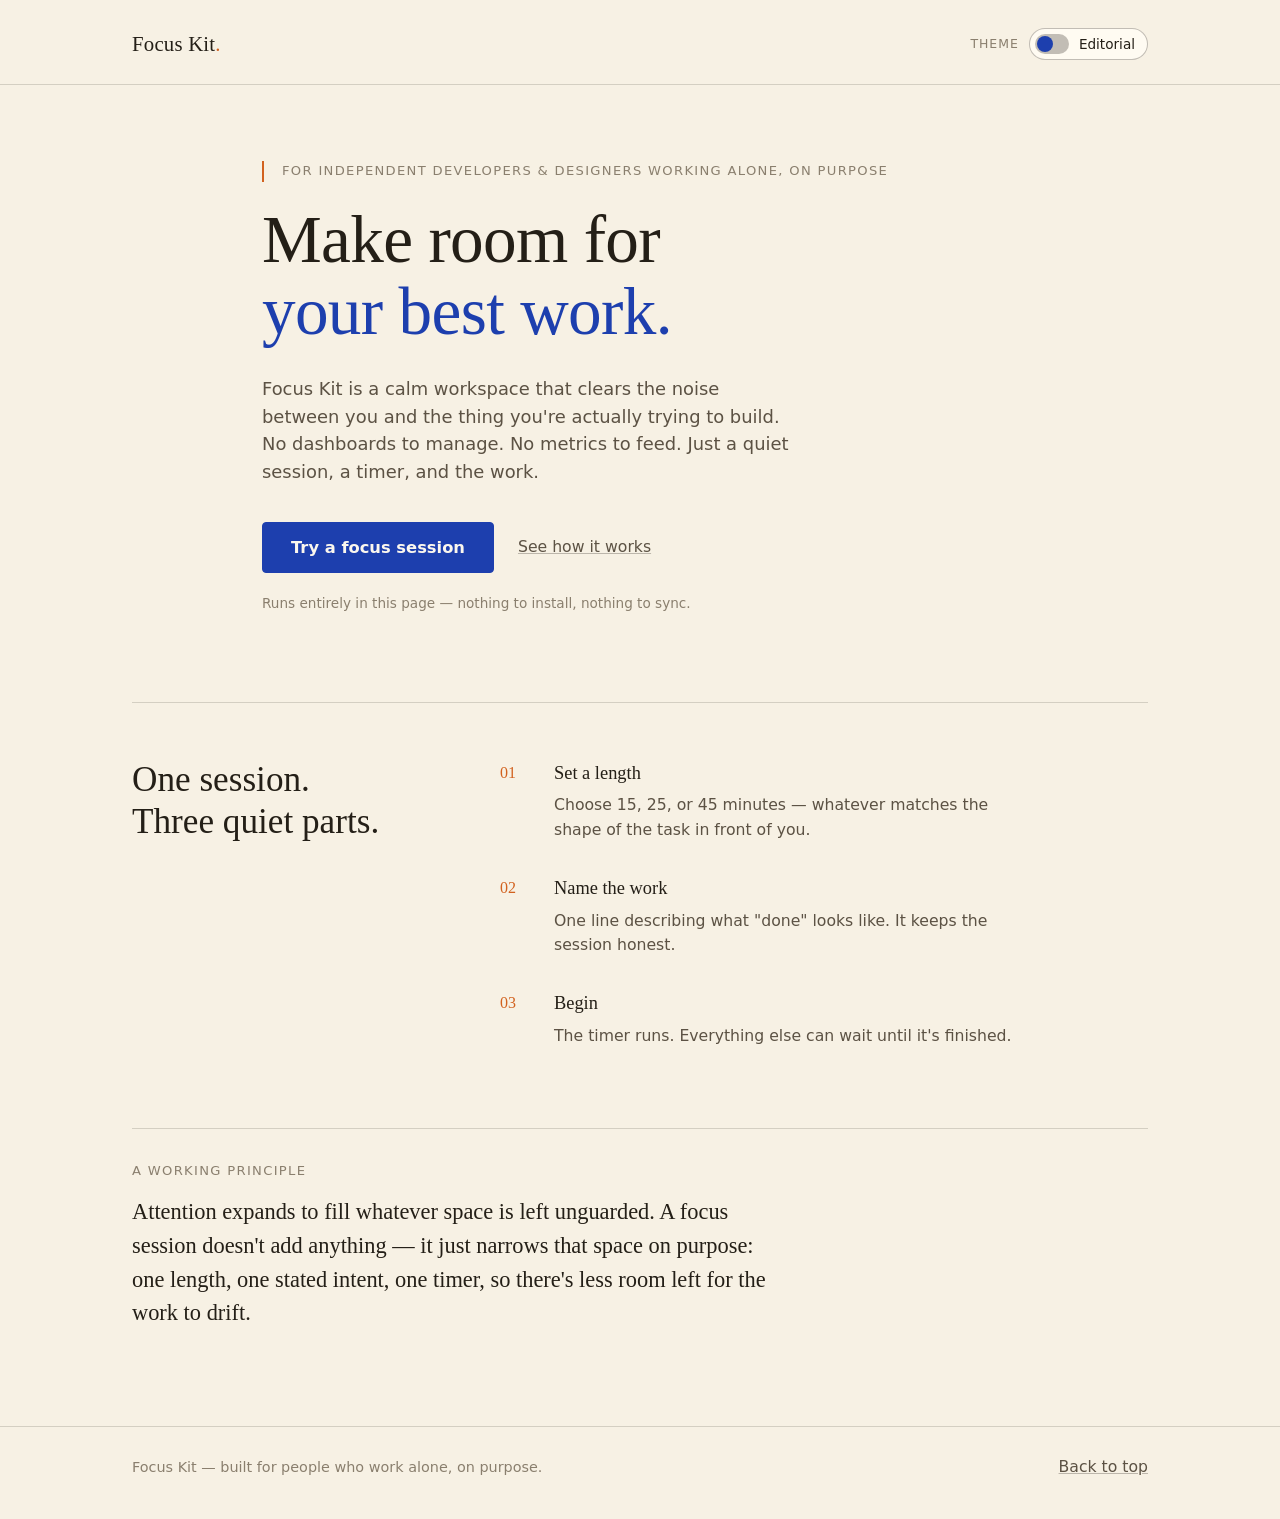
<file: examples/focus-kit/final/index.html>
<!DOCTYPE html>
<html lang="en" data-theme="editorial">
<head>
<meta charset="UTF-8">
<meta name="viewport" content="width=device-width, initial-scale=1.0">
<title>Focus Kit — Make room for your best work.</title>
<meta name="description" content="Focus Kit is a calm workspace for independent developers and designers. Make room for your best work.">
<link rel="stylesheet" href="styles.css">
</head>
<body>

<a class="skip-link" href="#main">Skip to content</a>

<header class="site-header">
  <div class="wrap header-row">
    <a href="#top" class="logo">Focus Kit<span class="logo-dot">.</span></a>

    <div class="theme-switch" role="group" aria-label="Theme">
      <span class="theme-switch-label" id="theme-label" aria-hidden="true">Theme</span>
      <button type="button" class="theme-btn" id="theme-toggle" aria-pressed="false"
              aria-label="Theme: Editorial. Activate to switch to Calm theme.">
        <span class="theme-btn-track" aria-hidden="true">
          <span class="theme-btn-thumb"></span>
        </span>
        <span class="theme-btn-text" id="theme-btn-text" aria-hidden="true">Editorial</span>
      </button>
    </div>
  </div>
</header>

<main id="main">

  <section id="top" class="hero wrap">
    <p class="kicker">For independent developers &amp; designers working alone, on purpose</p>

    <h1 class="hero-title">
      Make room for<br>
      <span class="hero-emph">your best work.</span>
    </h1>

    <p class="hero-sub">
      Focus Kit is a calm workspace that clears the noise between you and the thing
      you're actually trying to build. No dashboards to manage. No metrics to feed.
      Just a quiet session, a timer, and the work.
    </p>

    <div class="hero-actions">
      <button type="button" class="btn-primary" id="open-session">
        Try a focus session
      </button>
      <a class="quiet-link" href="#how">See how it works</a>
    </div>

    <p class="hero-footnote">Runs entirely in this page — nothing to install, nothing to sync.</p>
  </section>

  <section id="how" class="how wrap">
    <div class="how-rule" aria-hidden="true"></div>
    <div class="how-grid">
      <h2 class="how-title">One session.<br>Three quiet parts.</h2>
      <ol class="how-list">
        <li>
          <span class="how-index">01</span>
          <h3>Set a length</h3>
          <p>Choose 15, 25, or 45 minutes — whatever matches the shape of the task in front of you.</p>
        </li>
        <li>
          <span class="how-index">02</span>
          <h3>Name the work</h3>
          <p>One line describing what "done" looks like. It keeps the session honest.</p>
        </li>
        <li>
          <span class="how-index">03</span>
          <h3>Begin</h3>
          <p>The timer runs. Everything else can wait until it's finished.</p>
        </li>
      </ol>
    </div>
  </section>

  <section class="principle wrap">
    <div class="principle-rule" aria-hidden="true"></div>
    <p class="principle-label">A working principle</p>
    <p class="principle-text">
      Attention expands to fill whatever space is left unguarded. A focus session doesn't
      add anything — it just narrows that space on purpose: one length, one stated
      intent, one timer, so there's less room left for the work to drift.
    </p>
  </section>

</main>

<footer class="site-footer">
  <div class="wrap footer-row">
    <p>Focus Kit — built for people who work alone, on purpose.</p>
    <a class="quiet-link" href="#top">Back to top</a>
  </div>
</footer>

<div class="panel-overlay" id="panel-overlay" hidden>
  <div class="session-panel"
       id="session-panel"
       role="dialog"
       aria-modal="true"
       aria-labelledby="panel-title"
       tabindex="-1">

    <div class="panel-head">
      <h2 id="panel-title">Focus session</h2>
      <button type="button" class="panel-close" id="panel-close" aria-label="Close focus session">
        <svg viewBox="0 0 24 24" width="20" height="20" aria-hidden="true" focusable="false">
          <line x1="5" y1="5" x2="19" y2="19" stroke="currentColor" stroke-width="2" stroke-linecap="round"/>
          <line x1="19" y1="5" x2="5" y2="19" stroke="currentColor" stroke-width="2" stroke-linecap="round"/>
        </svg>
      </button>
    </div>

    <div class="panel-body">

      <div class="panel-setup" id="panel-setup">
        <label class="field-label" for="session-intent">What are you working on?</label>
        <input type="text" id="session-intent" class="field-input" placeholder="e.g. Finish the onboarding flow" maxlength="80">

        <span class="field-label" id="length-label">Session length</span>
        <div class="length-options" role="radiogroup" aria-labelledby="length-label">
          <button type="button" class="length-btn" data-minutes="15" role="radio" aria-checked="false" tabindex="-1">15 min</button>
          <button type="button" class="length-btn is-selected" data-minutes="25" role="radio" aria-checked="true" tabindex="0">25 min</button>
          <button type="button" class="length-btn" data-minutes="45" role="radio" aria-checked="false" tabindex="-1">45 min</button>
        </div>

        <button type="button" class="btn-primary panel-start" id="start-session">Begin session</button>
      </div>

      <div class="panel-active" id="panel-active" hidden>
        <p class="active-intent" id="active-intent"></p>

        <div class="timer-display" role="timer" aria-live="off">
          <span id="timer-time">25:00</span>
        </div>

        <p class="timer-status" id="timer-status" aria-live="polite">Ready when you are.</p>

        <div class="timer-controls">
          <button type="button" class="btn-secondary" id="timer-pause">Pause</button>
          <button type="button" class="btn-ghost" id="timer-reset">Start over</button>
        </div>
      </div>

      <div class="panel-done" id="panel-done" hidden>
        <p class="done-heading">Session complete.</p>
        <p class="done-sub" id="done-sub"></p>
        <button type="button" class="btn-primary" id="done-restart">Start another</button>
      </div>

    </div>
  </div>
</div>

<script src="script.js"></script>
</body>
</html>
</file>
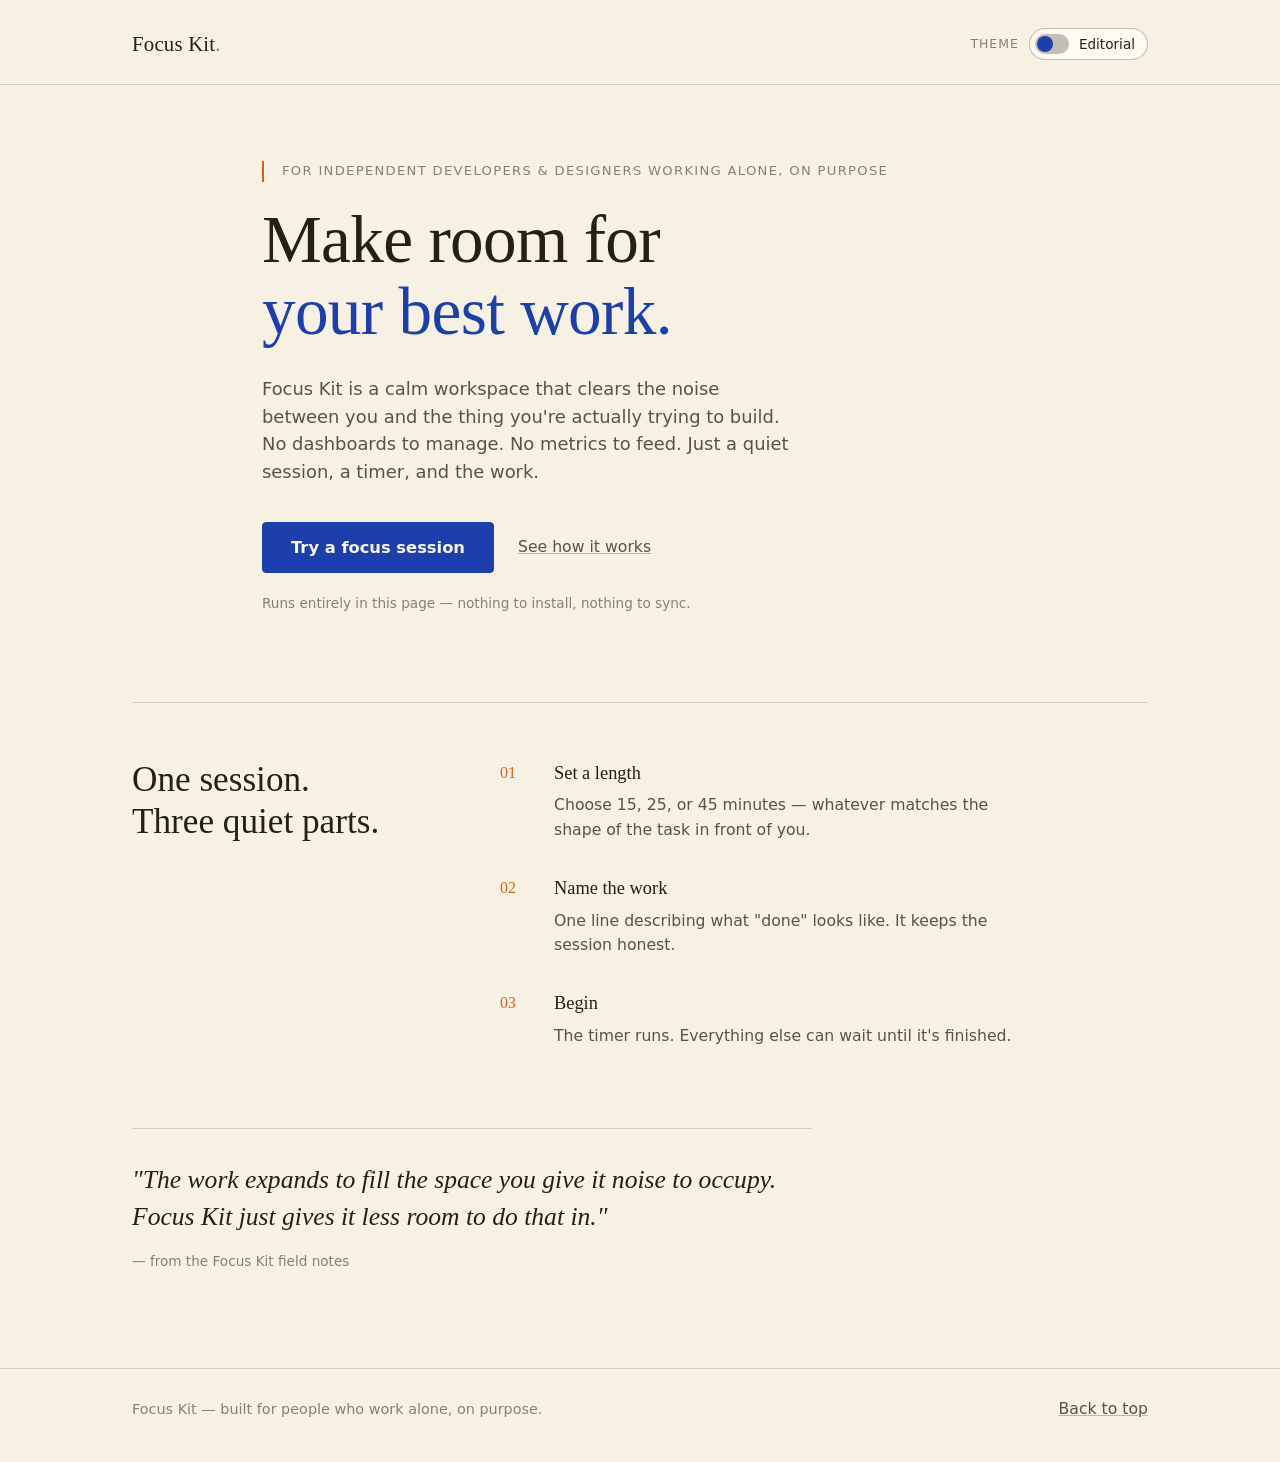
<file: examples/focus-kit/v1/index.html>
<!DOCTYPE html>
<html lang="en" data-theme="editorial">
<head>
<meta charset="UTF-8">
<meta name="viewport" content="width=device-width, initial-scale=1.0">
<title>Focus Kit — Make room for your best work.</title>
<meta name="description" content="Focus Kit is a calm workspace for independent developers and designers. Make room for your best work.">
<link rel="stylesheet" href="styles.css">
</head>
<body>

<a class="skip-link" href="#main">Skip to content</a>

<header class="site-header">
  <div class="wrap header-row">
    <a href="#top" class="logo">Focus Kit<span class="logo-dot">.</span></a>

    <div class="theme-switch" role="group" aria-label="Theme">
      <span class="theme-switch-label" id="theme-label">Theme</span>
      <button type="button" class="theme-btn" id="theme-toggle" aria-pressed="false" aria-describedby="theme-label">
        <span class="theme-btn-track" aria-hidden="true">
          <span class="theme-btn-thumb"></span>
        </span>
        <span class="theme-btn-text" id="theme-btn-text">Editorial</span>
      </button>
    </div>
  </div>
</header>

<main id="main">

  <section id="top" class="hero wrap">
    <p class="kicker">For independent developers &amp; designers working alone, on purpose</p>

    <h1 class="hero-title">
      Make room for<br>
      <span class="hero-emph">your best work.</span>
    </h1>

    <p class="hero-sub">
      Focus Kit is a calm workspace that clears the noise between you and the thing
      you're actually trying to build. No dashboards to manage. No metrics to feed.
      Just a quiet session, a timer, and the work.
    </p>

    <div class="hero-actions">
      <button type="button" class="btn-primary" id="open-session">
        Try a focus session
      </button>
      <a class="quiet-link" href="#how">See how it works</a>
    </div>

    <p class="hero-footnote">Runs entirely in this page — nothing to install, nothing to sync.</p>
  </section>

  <section id="how" class="how wrap">
    <div class="how-rule" aria-hidden="true"></div>
    <div class="how-grid">
      <h2 class="how-title">One session.<br>Three quiet parts.</h2>
      <ol class="how-list">
        <li>
          <span class="how-index">01</span>
          <h3>Set a length</h3>
          <p>Choose 15, 25, or 45 minutes — whatever matches the shape of the task in front of you.</p>
        </li>
        <li>
          <span class="how-index">02</span>
          <h3>Name the work</h3>
          <p>One line describing what "done" looks like. It keeps the session honest.</p>
        </li>
        <li>
          <span class="how-index">03</span>
          <h3>Begin</h3>
          <p>The timer runs. Everything else can wait until it's finished.</p>
        </li>
      </ol>
    </div>
  </section>

  <section class="quote wrap">
    <blockquote>
      <p>"The work expands to fill the space you give it noise to occupy. Focus Kit just gives it less room to do that in."</p>
      <footer>— from the Focus Kit field notes</footer>
    </blockquote>
  </section>

</main>

<footer class="site-footer">
  <div class="wrap footer-row">
    <p>Focus Kit — built for people who work alone, on purpose.</p>
    <a class="quiet-link" href="#top">Back to top</a>
  </div>
</footer>

<div class="panel-overlay" id="panel-overlay" hidden>
  <div class="session-panel"
       id="session-panel"
       role="dialog"
       aria-modal="true"
       aria-labelledby="panel-title"
       tabindex="-1">

    <div class="panel-head">
      <h2 id="panel-title">Focus session</h2>
      <button type="button" class="panel-close" id="panel-close" aria-label="Close focus session">
        <svg viewBox="0 0 24 24" width="20" height="20" aria-hidden="true" focusable="false">
          <line x1="5" y1="5" x2="19" y2="19" stroke="currentColor" stroke-width="2" stroke-linecap="round"/>
          <line x1="19" y1="5" x2="5" y2="19" stroke="currentColor" stroke-width="2" stroke-linecap="round"/>
        </svg>
      </button>
    </div>

    <div class="panel-body">

      <div class="panel-setup" id="panel-setup">
        <label class="field-label" for="session-intent">What are you working on?</label>
        <input type="text" id="session-intent" class="field-input" placeholder="e.g. Finish the onboarding flow" maxlength="80">

        <span class="field-label">Session length</span>
        <div class="length-options" role="radiogroup" aria-label="Session length">
          <button type="button" class="length-btn" data-minutes="15" role="radio" aria-checked="false">15 min</button>
          <button type="button" class="length-btn is-selected" data-minutes="25" role="radio" aria-checked="true">25 min</button>
          <button type="button" class="length-btn" data-minutes="45" role="radio" aria-checked="false">45 min</button>
        </div>

        <button type="button" class="btn-primary panel-start" id="start-session">Begin session</button>
      </div>

      <div class="panel-active" id="panel-active" hidden>
        <p class="active-intent" id="active-intent"></p>

        <div class="timer-display" role="timer" aria-live="off">
          <span id="timer-time">25:00</span>
        </div>

        <p class="timer-status" id="timer-status" aria-live="polite">Ready when you are.</p>

        <div class="timer-controls">
          <button type="button" class="btn-secondary" id="timer-pause">Pause</button>
          <button type="button" class="btn-ghost" id="timer-reset">Start over</button>
        </div>
      </div>

      <div class="panel-done" id="panel-done" hidden>
        <p class="done-heading">Session complete.</p>
        <p class="done-sub" id="done-sub"></p>
        <button type="button" class="btn-primary" id="done-restart">Start another</button>
      </div>

    </div>
  </div>
</div>

<script src="script.js"></script>
</body>
</html>
</file>
<file: examples/focus-kit/final/styles.css>
/* Focus Kit — warm editorial design system */

:root,
[data-theme="editorial"] {
  --bg: #f7f1e4;
  --bg-raised: #fffbf2;
  --ink: #241f17;
  --ink-soft: #5c5244;
  --ink-faint: #8a7f6e;
  --rule: rgba(36, 31, 23, 0.16);
  --rule-strong: rgba(36, 31, 23, 0.28);
  --blue: #1d3fae;
  --blue-ink: #16328c;
  --blue-contrast: #fbf7ee;
  --orange: #d2621f;
  --orange-soft: rgba(210, 98, 31, 0.14);
  --focus-ring: #1d3fae;
  --overlay: rgba(28, 23, 16, 0.6);
  --shadow: 0 18px 50px rgba(36, 31, 23, 0.18);
}

[data-theme="calm"] {
  --bg: #211b13;
  --bg-raised: #2a2318;
  --ink: #f3ebda;
  --ink-soft: #cabfa9;
  --ink-faint: #93886f;
  --rule: rgba(243, 235, 218, 0.16);
  --rule-strong: rgba(243, 235, 218, 0.3);
  --blue: #7f9dff;
  --blue-ink: #aebeff;
  --blue-contrast: #181225;
  --orange: #e68c4f;
  --orange-soft: rgba(230, 140, 79, 0.16);
  --focus-ring: #e68c4f;
  --overlay: rgba(10, 8, 4, 0.72);
  --shadow: 0 18px 50px rgba(0, 0, 0, 0.45);
}

* {
  box-sizing: border-box;
}

html {
  color-scheme: light;
}

[data-theme="calm"] {
  color-scheme: dark;
}

body {
  margin: 0;
  background: var(--bg);
  color: var(--ink);
  font-family: -apple-system, "Segoe UI", system-ui, Roboto, Helvetica, Arial, sans-serif;
  font-size: 17px;
  line-height: 1.55;
  transition: background-color 0.25s ease, color 0.25s ease;
}

h1, h2, h3 {
  font-family: Georgia, "Times New Roman", "Iowan Old Style", serif;
  font-weight: 400;
  margin: 0;
  color: var(--ink);
}

p {
  margin: 0;
}

a {
  color: var(--blue);
}

.wrap {
  max-width: 1080px;
  margin: 0 auto;
  padding: 0 32px;
}

.skip-link {
  position: absolute;
  left: -999px;
  top: auto;
  background: var(--blue);
  color: var(--blue-contrast);
  padding: 10px 16px;
  z-index: 100;
}

.skip-link:focus {
  left: 16px;
  top: 16px;
}

:focus {
  outline: none;
}

:focus-visible {
  outline: 3px solid var(--focus-ring);
  outline-offset: 2px;
  border-radius: 2px;
}

/* ---------- Header ---------- */

.site-header {
  padding: 28px 0 24px;
  border-bottom: 1px solid var(--rule);
}

.header-row {
  display: flex;
  align-items: center;
  justify-content: space-between;
  gap: 16px;
  flex-wrap: wrap;
}

.logo {
  font-family: Georgia, "Times New Roman", serif;
  font-size: 1.3rem;
  letter-spacing: 0.01em;
  text-decoration: none;
  color: var(--ink);
}

.logo-dot {
  color: var(--orange);
}

.theme-switch {
  display: flex;
  align-items: center;
  gap: 10px;
}

.theme-switch-label {
  font-size: 0.78rem;
  letter-spacing: 0.08em;
  text-transform: uppercase;
  color: var(--ink-faint);
}

.theme-btn {
  display: inline-flex;
  align-items: center;
  gap: 10px;
  background: var(--bg-raised);
  border: 1px solid var(--rule-strong);
  border-radius: 999px;
  padding: 5px 12px 5px 5px;
  cursor: pointer;
  color: var(--ink);
  font-size: 0.85rem;
  font-family: inherit;
}

.theme-btn-track {
  position: relative;
  width: 34px;
  height: 20px;
  border-radius: 999px;
  background: var(--rule-strong);
  flex: none;
}

.theme-btn-thumb {
  position: absolute;
  top: 2px;
  left: 2px;
  width: 16px;
  height: 16px;
  border-radius: 50%;
  background: var(--blue);
  transition: transform 0.2s ease;
}

.theme-btn[aria-pressed="true"] .theme-btn-thumb {
  transform: translateX(14px);
  background: var(--orange);
}

/* ---------- Hero ---------- */

.hero {
  padding: 76px 32px 64px;
  max-width: 820px;
}

.kicker {
  margin: 0 0 22px;
  font-size: 0.82rem;
  letter-spacing: 0.1em;
  text-transform: uppercase;
  color: var(--ink-faint);
  padding-left: 18px;
  border-left: 2px solid var(--orange);
}

.hero-title {
  font-size: clamp(2.6rem, 6vw, 4.2rem);
  line-height: 1.08;
  letter-spacing: -0.01em;
}

.hero-emph {
  color: var(--blue);
}

.hero-sub {
  margin-top: 26px;
  max-width: 540px;
  font-size: 1.12rem;
  color: var(--ink-soft);
}

.hero-actions {
  margin-top: 36px;
  display: flex;
  align-items: center;
  gap: 24px;
  flex-wrap: wrap;
}

.hero-footnote {
  margin-top: 20px;
  font-size: 0.85rem;
  color: var(--ink-faint);
}

/* ---------- Buttons ---------- */

.btn-primary {
  background: var(--blue);
  color: var(--blue-contrast);
  border: 1px solid var(--blue);
  font-size: 1.02rem;
  font-weight: 600;
  padding: 15px 28px;
  border-radius: 4px;
  cursor: pointer;
  font-family: inherit;
  transition: transform 0.15s ease, background-color 0.15s ease;
}

.btn-primary:hover {
  background: var(--blue-ink);
}

.btn-primary:active {
  transform: translateY(1px);
}

.btn-secondary {
  background: transparent;
  color: var(--ink);
  border: 1px solid var(--rule-strong);
  font-size: 0.98rem;
  font-weight: 600;
  padding: 13px 22px;
  border-radius: 4px;
  cursor: pointer;
  font-family: inherit;
}

.btn-secondary:hover {
  border-color: var(--ink-faint);
}

.btn-ghost {
  background: transparent;
  color: var(--ink-soft);
  border: none;
  font-size: 0.92rem;
  padding: 13px 10px;
  cursor: pointer;
  font-family: inherit;
  text-decoration: underline;
  text-decoration-color: var(--rule-strong);
}

.btn-ghost:hover {
  color: var(--ink);
}

.quiet-link {
  color: var(--ink-soft);
  text-decoration: underline;
  text-decoration-color: var(--rule-strong);
  font-size: 0.98rem;
}

.quiet-link:hover {
  color: var(--blue);
}

/* ---------- How it works ---------- */

.how {
  padding: 24px 32px 80px;
}

.how-rule {
  height: 1px;
  background: var(--rule);
  margin-bottom: 56px;
}

.how-grid {
  display: grid;
  grid-template-columns: minmax(200px, 320px) 1fr;
  gap: 48px;
  align-items: start;
}

.how-title {
  font-size: clamp(1.7rem, 3vw, 2.2rem);
  line-height: 1.2;
}

.how-list {
  list-style: none;
  margin: 0;
  padding: 0;
  display: grid;
  gap: 32px;
}

.how-list li {
  padding-left: 54px;
  position: relative;
}

.how-index {
  position: absolute;
  left: 0;
  top: 2px;
  font-family: Georgia, serif;
  font-size: 1rem;
  color: var(--orange);
}

.how-list h3 {
  font-size: 1.15rem;
  margin-bottom: 6px;
}

.how-list p {
  color: var(--ink-soft);
  font-size: 0.98rem;
  max-width: 460px;
}

/* ---------- Principle ---------- */

.principle {
  padding: 0 32px 96px;
}

.principle-rule {
  height: 1px;
  background: var(--rule);
  margin-bottom: 32px;
}

.principle-label {
  font-size: 0.82rem;
  letter-spacing: 0.1em;
  text-transform: uppercase;
  color: var(--ink-faint);
  margin-bottom: 14px;
}

.principle-text {
  max-width: 640px;
  font-family: Georgia, serif;
  font-size: clamp(1.15rem, 2.2vw, 1.4rem);
  line-height: 1.5;
  color: var(--ink);
}

/* ---------- Footer ---------- */

.site-footer {
  border-top: 1px solid var(--rule);
  padding: 28px 0 40px;
}

.footer-row {
  display: flex;
  justify-content: space-between;
  align-items: center;
  gap: 16px;
  flex-wrap: wrap;
  font-size: 0.9rem;
  color: var(--ink-faint);
}

/* ---------- Session panel ---------- */

.panel-overlay {
  position: fixed;
  inset: 0;
  background: var(--overlay);
  display: flex;
  align-items: center;
  justify-content: center;
  padding: 24px;
  z-index: 200;
}

.panel-overlay[hidden] {
  display: none;
}

.session-panel {
  background: var(--bg-raised);
  border: 1px solid var(--rule-strong);
  border-radius: 10px;
  box-shadow: var(--shadow);
  width: 100%;
  max-width: 440px;
  max-height: calc(100vh - 48px);
  overflow-y: auto;
}

.panel-head {
  display: flex;
  align-items: center;
  justify-content: space-between;
  padding: 22px 24px 0;
}

.panel-head h2 {
  font-size: 1.3rem;
}

.panel-close {
  background: transparent;
  border: 1px solid transparent;
  color: var(--ink-soft);
  cursor: pointer;
  padding: 8px;
  border-radius: 6px;
  line-height: 0;
  margin: -8px -8px 0 0;
}

.panel-close:hover {
  color: var(--ink);
  border-color: var(--rule);
}

.panel-body {
  padding: 20px 24px 28px;
}

.field-label {
  display: block;
  font-size: 0.8rem;
  letter-spacing: 0.06em;
  text-transform: uppercase;
  color: var(--ink-faint);
  margin-bottom: 8px;
}

.field-input {
  width: 100%;
  font-family: inherit;
  font-size: 1rem;
  padding: 12px 14px;
  border: 1px solid var(--rule-strong);
  border-radius: 6px;
  background: var(--bg);
  color: var(--ink);
  margin-bottom: 22px;
}

.field-input::placeholder {
  color: var(--ink-faint);
}

.length-options {
  display: flex;
  gap: 10px;
  margin-bottom: 26px;
}

.length-btn {
  flex: 1;
  background: var(--bg);
  border: 1px solid var(--rule-strong);
  border-radius: 6px;
  padding: 10px 8px;
  font-family: inherit;
  font-size: 0.95rem;
  color: var(--ink-soft);
  cursor: pointer;
}

.length-btn.is-selected {
  border-color: var(--orange);
  color: var(--ink);
  background: var(--orange-soft);
  font-weight: 600;
}

.panel-start {
  width: 100%;
}

.panel-active {
  text-align: center;
}

.active-intent {
  color: var(--ink-soft);
  font-size: 0.98rem;
  margin-bottom: 18px;
}

.timer-display {
  font-family: Georgia, serif;
  font-size: clamp(3rem, 12vw, 3.6rem);
  color: var(--blue);
  letter-spacing: 0.02em;
  margin-bottom: 10px;
}

.timer-status {
  color: var(--ink-faint);
  font-size: 0.9rem;
  margin-bottom: 22px;
}

.timer-controls {
  display: flex;
  gap: 12px;
  justify-content: center;
}

.panel-done {
  text-align: center;
  padding: 12px 0;
}

.done-heading {
  font-family: Georgia, serif;
  font-size: 1.5rem;
  margin-bottom: 10px;
}

.done-sub {
  color: var(--ink-soft);
  margin-bottom: 26px;
}

/* ---------- Responsive ---------- */

@media (max-width: 720px) {
  .wrap {
    padding: 0 20px;
  }

  .hero {
    padding: 52px 20px 48px;
  }

  .how {
    padding: 16px 20px 64px;
  }

  .principle {
    padding: 0 20px 72px;
  }

  .how-grid {
    grid-template-columns: 1fr;
    gap: 28px;
  }

  .hero-actions {
    flex-direction: column;
    align-items: flex-start;
    gap: 18px;
  }
}

/* ---------- Motion ---------- */

@media (prefers-reduced-motion: reduce) {
  * {
    transition: none !important;
    animation: none !important;
  }
}
</file>
<file: examples/focus-kit/v1/styles.css>
/* Focus Kit — warm editorial design system */

:root,
[data-theme="editorial"] {
  --bg: #f7f1e4;
  --bg-raised: #fffbf2;
  --ink: #241f17;
  --ink-soft: #5c5244;
  --ink-faint: #8a7f6e;
  --rule: rgba(36, 31, 23, 0.16);
  --rule-strong: rgba(36, 31, 23, 0.28);
  --blue: #1d3fae;
  --blue-ink: #16328c;
  --blue-contrast: #fbf7ee;
  --orange: #d2621f;
  --orange-soft: rgba(210, 98, 31, 0.14);
  --focus-ring: #1d3fae;
  --overlay: rgba(28, 23, 16, 0.6);
  --shadow: 0 18px 50px rgba(36, 31, 23, 0.18);
}

[data-theme="calm"] {
  --bg: #211b13;
  --bg-raised: #2a2318;
  --ink: #f3ebda;
  --ink-soft: #cabfa9;
  --ink-faint: #93886f;
  --rule: rgba(243, 235, 218, 0.16);
  --rule-strong: rgba(243, 235, 218, 0.3);
  --blue: #7f9dff;
  --blue-ink: #aebeff;
  --blue-contrast: #181225;
  --orange: #e68c4f;
  --orange-soft: rgba(230, 140, 79, 0.16);
  --focus-ring: #e68c4f;
  --overlay: rgba(10, 8, 4, 0.72);
  --shadow: 0 18px 50px rgba(0, 0, 0, 0.45);
}

* {
  box-sizing: border-box;
}

html {
  color-scheme: light;
}

[data-theme="calm"] {
  color-scheme: dark;
}

body {
  margin: 0;
  background: var(--bg);
  color: var(--ink);
  font-family: -apple-system, "Segoe UI", system-ui, Roboto, Helvetica, Arial, sans-serif;
  font-size: 17px;
  line-height: 1.55;
  transition: background-color 0.25s ease, color 0.25s ease;
}

h1, h2, h3 {
  font-family: Georgia, "Times New Roman", "Iowan Old Style", serif;
  font-weight: 400;
  margin: 0;
  color: var(--ink);
}

p {
  margin: 0;
}

a {
  color: var(--blue);
}

.wrap {
  max-width: 1080px;
  margin: 0 auto;
  padding: 0 32px;
}

.skip-link {
  position: absolute;
  left: -999px;
  top: auto;
  background: var(--blue);
  color: var(--blue-contrast);
  padding: 10px 16px;
  z-index: 100;
}

.skip-link:focus {
  left: 16px;
  top: 16px;
}

:focus {
  outline: none;
}

:focus-visible {
  outline: 3px solid var(--focus-ring);
  outline-offset: 2px;
  border-radius: 2px;
}

/* ---------- Header ---------- */

.site-header {
  padding: 28px 0 24px;
  border-bottom: 1px solid var(--rule);
}

.header-row {
  display: flex;
  align-items: center;
  justify-content: space-between;
  gap: 16px;
  flex-wrap: wrap;
}

.logo {
  font-family: Georgia, "Times New Roman", serif;
  font-size: 1.3rem;
  letter-spacing: 0.01em;
  text-decoration: none;
  color: var(--ink);
}

.logo-dot {
  color: var(--orange);
}

.theme-switch {
  display: flex;
  align-items: center;
  gap: 10px;
}

.theme-switch-label {
  font-size: 0.78rem;
  letter-spacing: 0.08em;
  text-transform: uppercase;
  color: var(--ink-faint);
}

.theme-btn {
  display: inline-flex;
  align-items: center;
  gap: 10px;
  background: var(--bg-raised);
  border: 1px solid var(--rule-strong);
  border-radius: 999px;
  padding: 5px 12px 5px 5px;
  cursor: pointer;
  color: var(--ink);
  font-size: 0.85rem;
  font-family: inherit;
}

.theme-btn-track {
  position: relative;
  width: 34px;
  height: 20px;
  border-radius: 999px;
  background: var(--rule-strong);
  flex: none;
}

.theme-btn-thumb {
  position: absolute;
  top: 2px;
  left: 2px;
  width: 16px;
  height: 16px;
  border-radius: 50%;
  background: var(--blue);
  transition: transform 0.2s ease;
}

.theme-btn[aria-pressed="true"] .theme-btn-thumb {
  transform: translateX(14px);
  background: var(--orange);
}

/* ---------- Hero ---------- */

.hero {
  padding: 76px 32px 64px;
  max-width: 820px;
}

.kicker {
  margin: 0 0 22px;
  font-size: 0.82rem;
  letter-spacing: 0.1em;
  text-transform: uppercase;
  color: var(--ink-faint);
  padding-left: 18px;
  border-left: 2px solid var(--orange);
}

.hero-title {
  font-size: clamp(2.6rem, 6vw, 4.2rem);
  line-height: 1.08;
  letter-spacing: -0.01em;
}

.hero-emph {
  color: var(--blue);
}

.hero-sub {
  margin-top: 26px;
  max-width: 540px;
  font-size: 1.12rem;
  color: var(--ink-soft);
}

.hero-actions {
  margin-top: 36px;
  display: flex;
  align-items: center;
  gap: 24px;
  flex-wrap: wrap;
}

.hero-footnote {
  margin-top: 20px;
  font-size: 0.85rem;
  color: var(--ink-faint);
}

/* ---------- Buttons ---------- */

.btn-primary {
  background: var(--blue);
  color: var(--blue-contrast);
  border: 1px solid var(--blue);
  font-size: 1.02rem;
  font-weight: 600;
  padding: 15px 28px;
  border-radius: 4px;
  cursor: pointer;
  font-family: inherit;
  transition: transform 0.15s ease, background-color 0.15s ease;
}

.btn-primary:hover {
  background: var(--blue-ink);
}

.btn-primary:active {
  transform: translateY(1px);
}

.btn-secondary {
  background: transparent;
  color: var(--ink);
  border: 1px solid var(--rule-strong);
  font-size: 0.98rem;
  font-weight: 600;
  padding: 13px 22px;
  border-radius: 4px;
  cursor: pointer;
  font-family: inherit;
}

.btn-secondary:hover {
  border-color: var(--ink-faint);
}

.btn-ghost {
  background: transparent;
  color: var(--ink-soft);
  border: none;
  font-size: 0.92rem;
  padding: 13px 10px;
  cursor: pointer;
  font-family: inherit;
  text-decoration: underline;
  text-decoration-color: var(--rule-strong);
}

.btn-ghost:hover {
  color: var(--ink);
}

.quiet-link {
  color: var(--ink-soft);
  text-decoration: underline;
  text-decoration-color: var(--rule-strong);
  font-size: 0.98rem;
}

.quiet-link:hover {
  color: var(--blue);
}

/* ---------- How it works ---------- */

.how {
  padding: 24px 32px 80px;
}

.how-rule {
  height: 1px;
  background: var(--rule);
  margin-bottom: 56px;
}

.how-grid {
  display: grid;
  grid-template-columns: minmax(200px, 320px) 1fr;
  gap: 48px;
  align-items: start;
}

.how-title {
  font-size: clamp(1.7rem, 3vw, 2.2rem);
  line-height: 1.2;
}

.how-list {
  list-style: none;
  margin: 0;
  padding: 0;
  display: grid;
  gap: 32px;
}

.how-list li {
  padding-left: 54px;
  position: relative;
}

.how-index {
  position: absolute;
  left: 0;
  top: 2px;
  font-family: Georgia, serif;
  font-size: 1rem;
  color: var(--orange);
}

.how-list h3 {
  font-size: 1.15rem;
  margin-bottom: 6px;
}

.how-list p {
  color: var(--ink-soft);
  font-size: 0.98rem;
  max-width: 460px;
}

/* ---------- Quote ---------- */

.quote {
  padding: 0 32px 96px;
}

.quote blockquote {
  margin: 0;
  max-width: 680px;
  border-top: 1px solid var(--rule);
  padding-top: 32px;
}

.quote p {
  font-family: Georgia, serif;
  font-size: clamp(1.25rem, 2.6vw, 1.6rem);
  line-height: 1.45;
  color: var(--ink);
  font-style: italic;
}

.quote footer {
  margin-top: 16px;
  font-size: 0.85rem;
  color: var(--ink-faint);
  font-style: normal;
}

/* ---------- Footer ---------- */

.site-footer {
  border-top: 1px solid var(--rule);
  padding: 28px 0 40px;
}

.footer-row {
  display: flex;
  justify-content: space-between;
  align-items: center;
  gap: 16px;
  flex-wrap: wrap;
  font-size: 0.9rem;
  color: var(--ink-faint);
}

/* ---------- Session panel ---------- */

.panel-overlay {
  position: fixed;
  inset: 0;
  background: var(--overlay);
  display: flex;
  align-items: center;
  justify-content: center;
  padding: 24px;
  z-index: 200;
}

.panel-overlay[hidden] {
  display: none;
}

.session-panel {
  background: var(--bg-raised);
  border: 1px solid var(--rule-strong);
  border-radius: 10px;
  box-shadow: var(--shadow);
  width: 100%;
  max-width: 440px;
  max-height: calc(100vh - 48px);
  overflow-y: auto;
}

.panel-head {
  display: flex;
  align-items: center;
  justify-content: space-between;
  padding: 22px 24px 0;
}

.panel-head h2 {
  font-size: 1.3rem;
}

.panel-close {
  background: transparent;
  border: 1px solid transparent;
  color: var(--ink-soft);
  cursor: pointer;
  padding: 8px;
  border-radius: 6px;
  line-height: 0;
  margin: -8px -8px 0 0;
}

.panel-close:hover {
  color: var(--ink);
  border-color: var(--rule);
}

.panel-body {
  padding: 20px 24px 28px;
}

.field-label {
  display: block;
  font-size: 0.8rem;
  letter-spacing: 0.06em;
  text-transform: uppercase;
  color: var(--ink-faint);
  margin-bottom: 8px;
}

.field-input {
  width: 100%;
  font-family: inherit;
  font-size: 1rem;
  padding: 12px 14px;
  border: 1px solid var(--rule-strong);
  border-radius: 6px;
  background: var(--bg);
  color: var(--ink);
  margin-bottom: 22px;
}

.field-input::placeholder {
  color: var(--ink-faint);
}

.length-options {
  display: flex;
  gap: 10px;
  margin-bottom: 26px;
}

.length-btn {
  flex: 1;
  background: var(--bg);
  border: 1px solid var(--rule-strong);
  border-radius: 6px;
  padding: 10px 8px;
  font-family: inherit;
  font-size: 0.95rem;
  color: var(--ink-soft);
  cursor: pointer;
}

.length-btn.is-selected {
  border-color: var(--orange);
  color: var(--ink);
  background: var(--orange-soft);
  font-weight: 600;
}

.panel-start {
  width: 100%;
}

.panel-active {
  text-align: center;
}

.active-intent {
  color: var(--ink-soft);
  font-size: 0.98rem;
  margin-bottom: 18px;
}

.timer-display {
  font-family: Georgia, serif;
  font-size: clamp(3rem, 12vw, 3.6rem);
  color: var(--blue);
  letter-spacing: 0.02em;
  margin-bottom: 10px;
}

.timer-status {
  color: var(--ink-faint);
  font-size: 0.9rem;
  margin-bottom: 22px;
}

.timer-controls {
  display: flex;
  gap: 12px;
  justify-content: center;
}

.panel-done {
  text-align: center;
  padding: 12px 0;
}

.done-heading {
  font-family: Georgia, serif;
  font-size: 1.5rem;
  margin-bottom: 10px;
}

.done-sub {
  color: var(--ink-soft);
  margin-bottom: 26px;
}

/* ---------- Responsive ---------- */

@media (max-width: 720px) {
  .wrap {
    padding: 0 20px;
  }

  .hero {
    padding: 52px 20px 48px;
  }

  .how {
    padding: 16px 20px 64px;
  }

  .quote {
    padding: 0 20px 72px;
  }

  .how-grid {
    grid-template-columns: 1fr;
    gap: 28px;
  }

  .hero-actions {
    flex-direction: column;
    align-items: flex-start;
    gap: 18px;
  }
}

/* ---------- Motion ---------- */

@media (prefers-reduced-motion: reduce) {
  * {
    transition: none !important;
    animation: none !important;
  }
}
</file>
